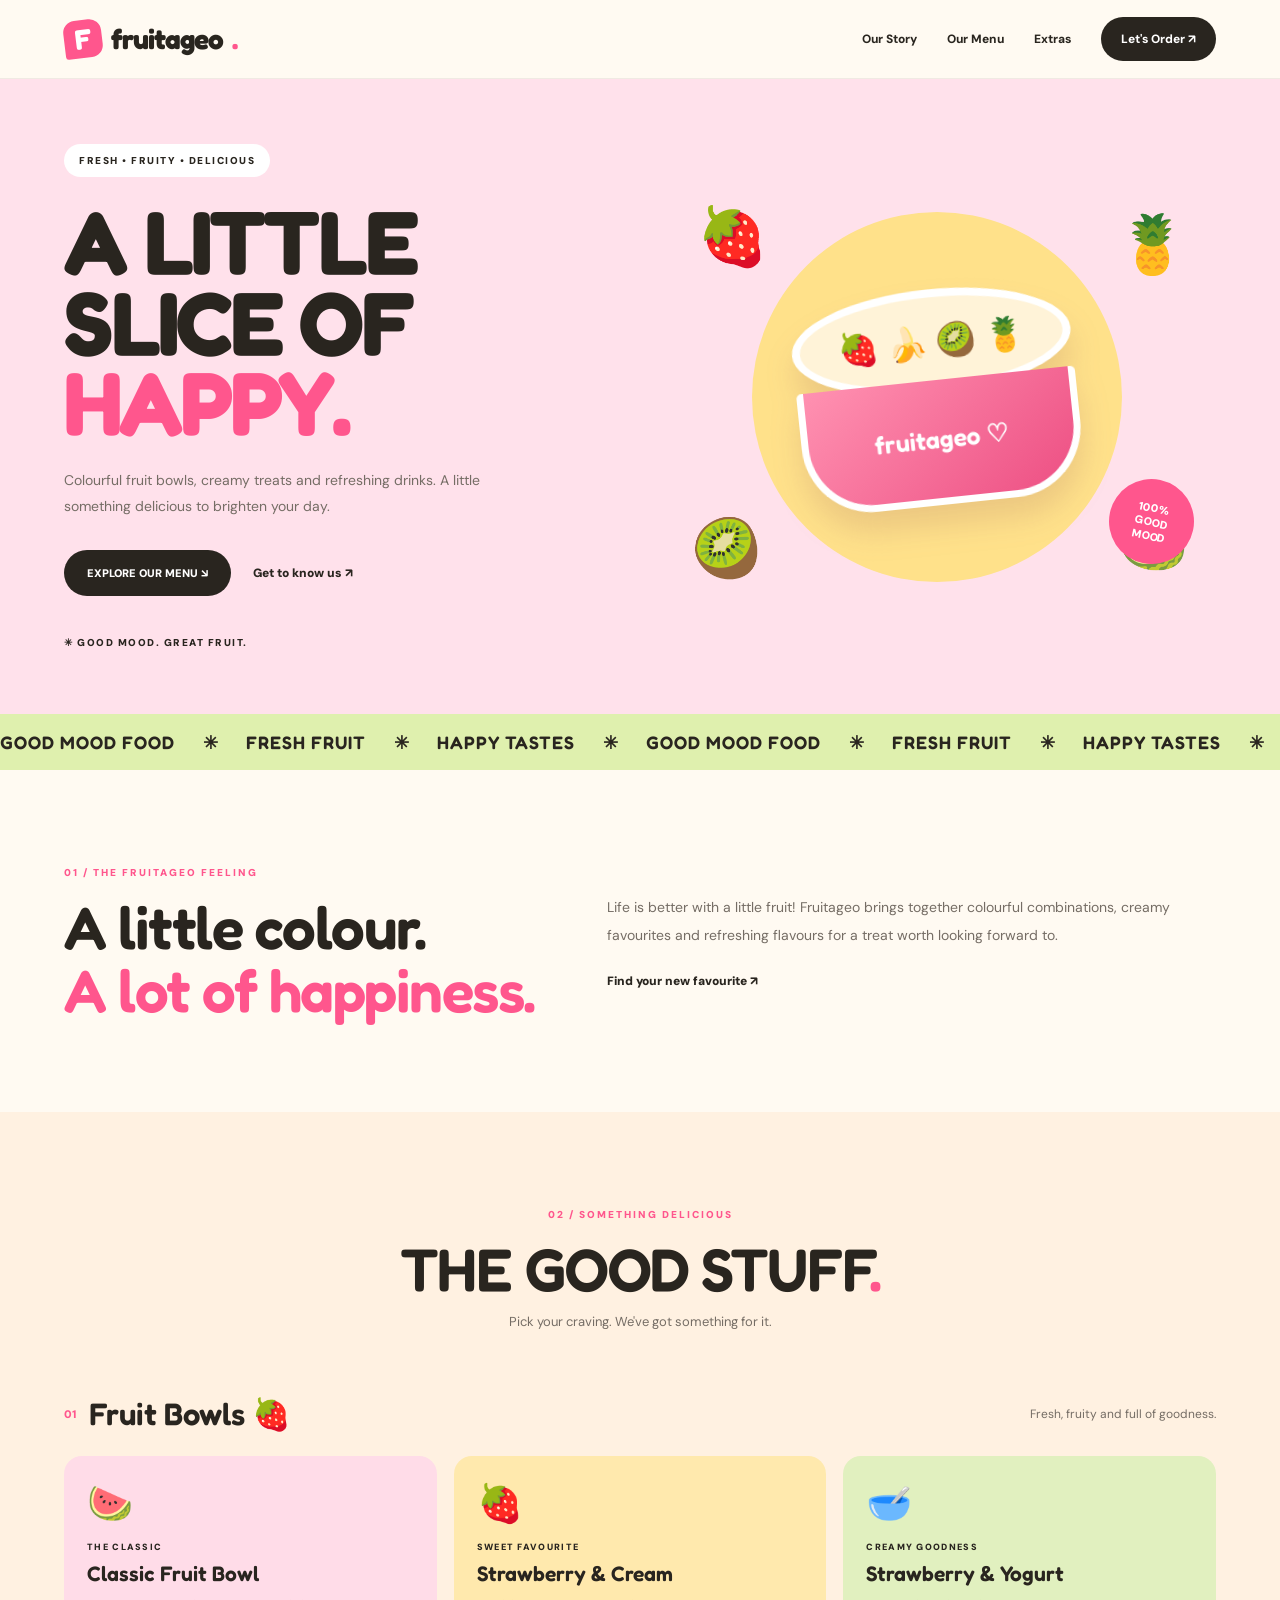
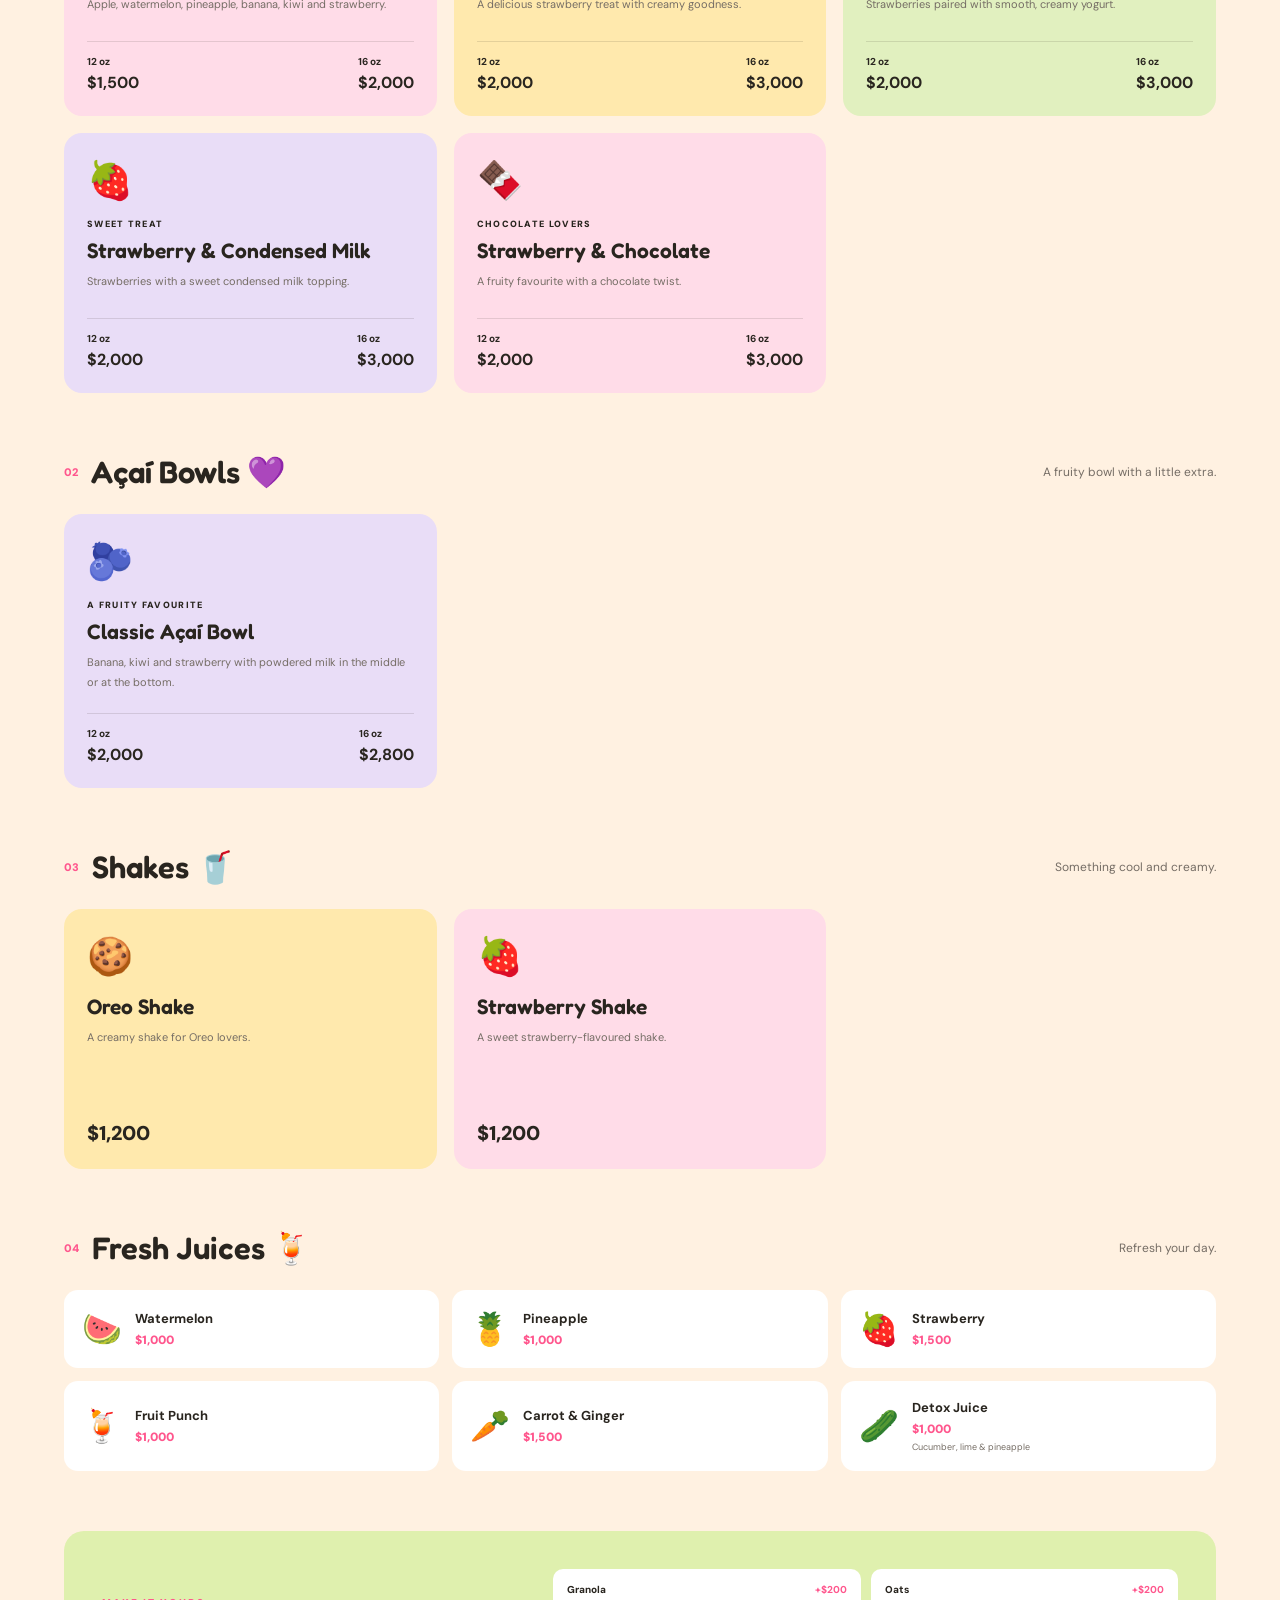
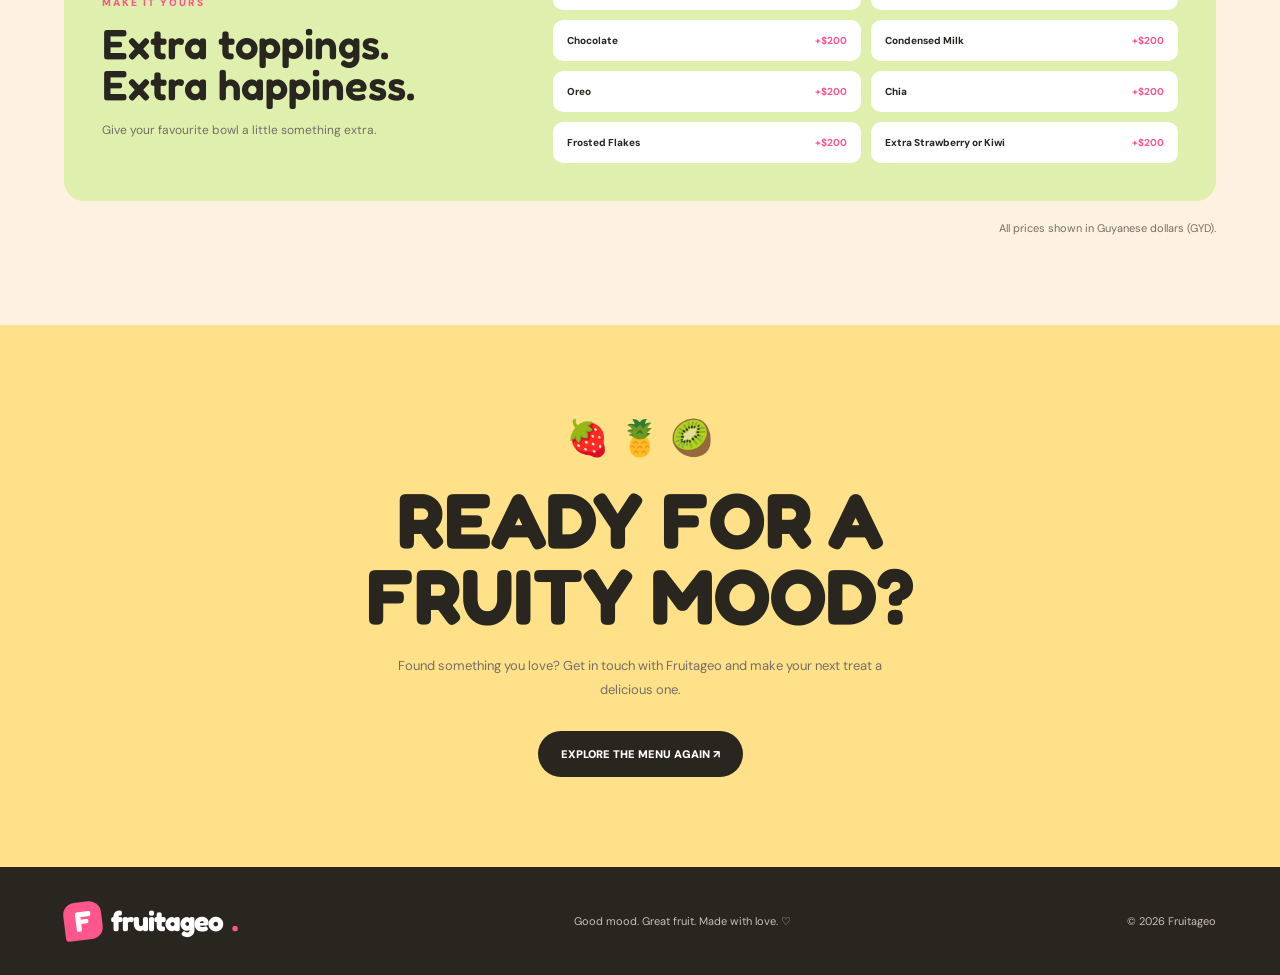
<file: index.html>
<!DOCTYPE html>
<html lang="en">
<head>
    <meta charset="UTF-8">
    <meta name="viewport" content="width=device-width, initial-scale=1.0">
    <meta name="description" content="Discover Fruitageo's delicious fruit bowls, acai bowls, shakes and fresh juices.">
    <title>Fruitageo | A Little Slice of Happy</title>

    <link rel="preconnect" href="https://fonts.googleapis.com">
    <link rel="preconnect" href="https://fonts.gstatic.com" crossorigin>
    <link href="https://fonts.googleapis.com/css2?family=DM+Sans:wght@400;500;600;700;800;900&family=Fredoka:wght@400;500;600;700&display=swap" rel="stylesheet">

    <link rel="stylesheet" href="style.css">
    <script src="script.js" defer></script>
</head>

<body>

    <header class="navbar">
        <div class="container nav-content">
            <a href="#" class="logo">
                <span class="logo-icon">F</span>
                fruitageo<span>.</span>
            </a>

            <button class="menu-toggle" id="menuToggle" aria-label="Toggle navigation" aria-expanded="false">
                ☰
            </button>

            <nav class="nav-links" id="navLinks">
                <a href="#about">Our Story</a>
                <a href="#menu">Our Menu</a>
                <a href="#extras">Extras</a>
                <a href="#contact" class="nav-order">Let's Order ↗</a>
            </nav>
        </div>
    </header>

    <main>

        <!-- HERO -->
        <section class="hero">
            <div class="container hero-grid">

                <div class="hero-content">
                    <span class="eyebrow">FRESH • FRUITY • DELICIOUS</span>

                    <h1>
                        A LITTLE<br>
                        SLICE OF<br>
                        <span>HAPPY.</span>
                    </h1>

                    <p>
                        Colourful fruit bowls, creamy treats and refreshing
                        drinks. A little something delicious to brighten your day.
                    </p>

                    <div class="hero-buttons">
                        <a href="#menu" class="btn btn-dark">EXPLORE OUR MENU ↘</a>
                        <a href="#about" class="text-link">Get to know us ↗</a>
                    </div>

                    <div class="hero-note">✳ GOOD MOOD. GREAT FRUIT.</div>
                </div>

                <div class="hero-visual">
                    <div class="hero-circle"></div>
                    <span class="floating-fruit fruit-one">🍓</span>
                    <span class="floating-fruit fruit-two">🍍</span>
                    <span class="floating-fruit fruit-three">🥝</span>
                    <span class="floating-fruit fruit-four">🍉</span>

                    <div class="fruit-bowl">
                        <div class="bowl-fruits">🍓 🍌 🥝 🍍</div>
                        <div class="bowl-front">
                            <span>fruitageo ♡</span>
                        </div>
                    </div>

                    <div class="fresh-sticker">100%<br>GOOD<br>MOOD</div>
                </div>

            </div>
        </section>

        <!-- MOVING STRIP -->
        <section class="ticker">
            <div class="ticker-track">
                <span>GOOD MOOD FOOD</span> ✳
                <span>FRESH FRUIT</span> ✳
                <span>HAPPY TASTES</span> ✳
                <span>GOOD MOOD FOOD</span> ✳
                <span>FRESH FRUIT</span> ✳
                <span>HAPPY TASTES</span> ✳
            </div>
        </section>

        <!-- ABOUT -->
        <section class="about section" id="about">
            <div class="container about-grid">
                <div>
                    <span class="section-label">01 / THE FRUITAGEO FEELING</span>
                    <h2>A little colour.<br><span>A lot of happiness.</span></h2>
                </div>

                <div class="about-copy">
                    <p>
                        Life is better with a little fruit! Fruitageo brings
                        together colourful combinations, creamy favourites
                        and refreshing flavours for a treat worth looking forward to.
                    </p>
                    <a href="#menu" class="text-link">Find your new favourite ↗</a>
                </div>
            </div>
        </section>

        <!-- MENU -->
        <section class="menu-section section" id="menu">
            <div class="container">

                <div class="section-heading">
                    <span class="section-label">02 / SOMETHING DELICIOUS</span>
                    <h2>THE GOOD STUFF<span>.</span></h2>
                    <p>Pick your craving. We've got something for it.</p>
                </div>

                <!-- FRUIT BOWLS -->
                <div class="menu-category">
                    <div class="category-heading">
                        <div>
                            <span class="category-number">01</span>
                            <h3>Fruit Bowls <span>🍓</span></h3>
                        </div>
                        <p>Fresh, fruity and full of goodness.</p>
                    </div>

                    <div class="product-grid">

                        <article class="product-card pink-card">
                            <div class="product-emoji">🍉</div>
                            <span class="product-tag">THE CLASSIC</span>
                            <h4>Classic Fruit Bowl</h4>
                            <p>Apple, watermelon, pineapple, banana, kiwi and strawberry.</p>
                            <div class="price-row">
                                <span>12 oz <strong>$1,500</strong></span>
                                <span>16 oz <strong>$2,000</strong></span>
                            </div>
                        </article>

                        <article class="product-card yellow-card">
                            <div class="product-emoji">🍓</div>
                            <span class="product-tag">SWEET FAVOURITE</span>
                            <h4>Strawberry & Cream</h4>
                            <p>A delicious strawberry treat with creamy goodness.</p>
                            <div class="price-row">
                                <span>12 oz <strong>$2,000</strong></span>
                                <span>16 oz <strong>$3,000</strong></span>
                            </div>
                        </article>

                        <article class="product-card green-card">
                            <div class="product-emoji">🥣</div>
                            <span class="product-tag">CREAMY GOODNESS</span>
                            <h4>Strawberry & Yogurt</h4>
                            <p>Strawberries paired with smooth, creamy yogurt.</p>
                            <div class="price-row">
                                <span>12 oz <strong>$2,000</strong></span>
                                <span>16 oz <strong>$3,000</strong></span>
                            </div>
                        </article>

                        <article class="product-card purple-card">
                            <div class="product-emoji">🍓</div>
                            <span class="product-tag">SWEET TREAT</span>
                            <h4>Strawberry & Condensed Milk</h4>
                            <p>Strawberries with a sweet condensed milk topping.</p>
                            <div class="price-row">
                                <span>12 oz <strong>$2,000</strong></span>
                                <span>16 oz <strong>$3,000</strong></span>
                            </div>
                        </article>

                        <article class="product-card pink-card">
                            <div class="product-emoji">🍫</div>
                            <span class="product-tag">CHOCOLATE LOVERS</span>
                            <h4>Strawberry & Chocolate</h4>
                            <p>A fruity favourite with a chocolate twist.</p>
                            <div class="price-row">
                                <span>12 oz <strong>$2,000</strong></span>
                                <span>16 oz <strong>$3,000</strong></span>
                            </div>
                        </article>

                    </div>
                </div>

                <!-- ACAI -->
                <div class="menu-category">
                    <div class="category-heading">
                        <div>
                            <span class="category-number">02</span>
                            <h3>Açaí Bowls <span>💜</span></h3>
                        </div>
                        <p>A fruity bowl with a little extra.</p>
                    </div>

                    <div class="product-grid">
                        <article class="product-card purple-card">
                            <div class="product-emoji">🫐</div>
                            <span class="product-tag">A FRUITY FAVOURITE</span>
                            <h4>Classic Açaí Bowl</h4>
                            <p>Banana, kiwi and strawberry with powdered milk in the middle or at the bottom.</p>
                            <div class="price-row">
                                <span>12 oz <strong>$2,000</strong></span>
                                <span>16 oz <strong>$2,800</strong></span>
                            </div>
                        </article>
                    </div>
                </div>

                <!-- SHAKES -->
                <div class="menu-category">
                    <div class="category-heading">
                        <div>
                            <span class="category-number">03</span>
                            <h3>Shakes <span>🥤</span></h3>
                        </div>
                        <p>Something cool and creamy.</p>
                    </div>

                    <div class="product-grid">
                        <article class="product-card yellow-card">
                            <div class="product-emoji">🍪</div>
                            <h4>Oreo Shake</h4>
                            <p>A creamy shake for Oreo lovers.</p>
                            <div class="single-price">$1,200</div>
                        </article>

                        <article class="product-card pink-card">
                            <div class="product-emoji">🍓</div>
                            <h4>Strawberry Shake</h4>
                            <p>A sweet strawberry-flavoured shake.</p>
                            <div class="single-price">$1,200</div>
                        </article>
                    </div>
                </div>

                <!-- JUICES -->
                <div class="menu-category">
                    <div class="category-heading">
                        <div>
                            <span class="category-number">04</span>
                            <h3>Fresh Juices <span>🍹</span></h3>
                        </div>
                        <p>Refresh your day.</p>
                    </div>

                    <div class="juice-grid">
                        <article class="juice-item">
                            <span>🍉</span>
                            <div><h4>Watermelon</h4><p>$1,000</p></div>
                        </article>

                        <article class="juice-item">
                            <span>🍍</span>
                            <div><h4>Pineapple</h4><p>$1,000</p></div>
                        </article>

                        <article class="juice-item">
                            <span>🍓</span>
                            <div><h4>Strawberry</h4><p>$1,500</p></div>
                        </article>

                        <article class="juice-item">
                            <span>🍹</span>
                            <div><h4>Fruit Punch</h4><p>$1,000</p></div>
                        </article>

                        <article class="juice-item">
                            <span>🥕</span>
                            <div><h4>Carrot & Ginger</h4><p>$1,500</p></div>
                        </article>

                        <article class="juice-item">
                            <span>🥒</span>
                            <div><h4>Detox Juice</h4><p>$1,000</p><small>Cucumber, lime & pineapple</small></div>
                        </article>
                    </div>
                </div>

                <!-- EXTRAS -->
                <div class="extras-box" id="extras">
                    <div>
                        <span class="section-label">MAKE IT YOURS</span>
                        <h3>Extra toppings.<br>Extra happiness.</h3>
                        <p>Give your favourite bowl a little something extra.</p>
                    </div>

                    <div class="extras-list">
                        <div class="extra-item"><span>Granola</span><strong>+$200</strong></div>
                        <div class="extra-item"><span>Oats</span><strong>+$200</strong></div>
                        <div class="extra-item"><span>Chocolate</span><strong>+$200</strong></div>
                        <div class="extra-item"><span>Condensed Milk</span><strong>+$200</strong></div>
                        <div class="extra-item"><span>Oreo</span><strong>+$200</strong></div>
                        <div class="extra-item"><span>Chia</span><strong>+$200</strong></div>
                        <div class="extra-item"><span>Frosted Flakes</span><strong>+$200</strong></div>
                        <div class="extra-item"><span>Extra Strawberry or Kiwi</span><strong>+$200</strong></div>
                    </div>
                </div>

                <p class="price-note">All prices shown in Guyanese dollars (GYD).</p>

            </div>
        </section>

        <!-- ORDER -->
        <section class="order-section" id="contact">
            <div class="container">
                <span>🍓 🍍 🥝</span>
                <h2>READY FOR A<br>FRUITY MOOD?</h2>
                <p>
                    Found something you love? Get in touch with Fruitageo
                    and make your next treat a delicious one.
                </p>
                <a href="#menu" class="btn btn-dark">EXPLORE THE MENU AGAIN ↗</a>
            </div>
        </section>

    </main>

    <footer>
        <div class="container footer-content">
            <a href="#" class="logo">
                <span class="logo-icon">F</span>
                fruitageo<span>.</span>
            </a>

            <p>Good mood. Great fruit. Made with love. ♡</p>
            <span>© 2026 Fruitageo</span>
        </div>
    </footer>

</body>
</html>
</file>
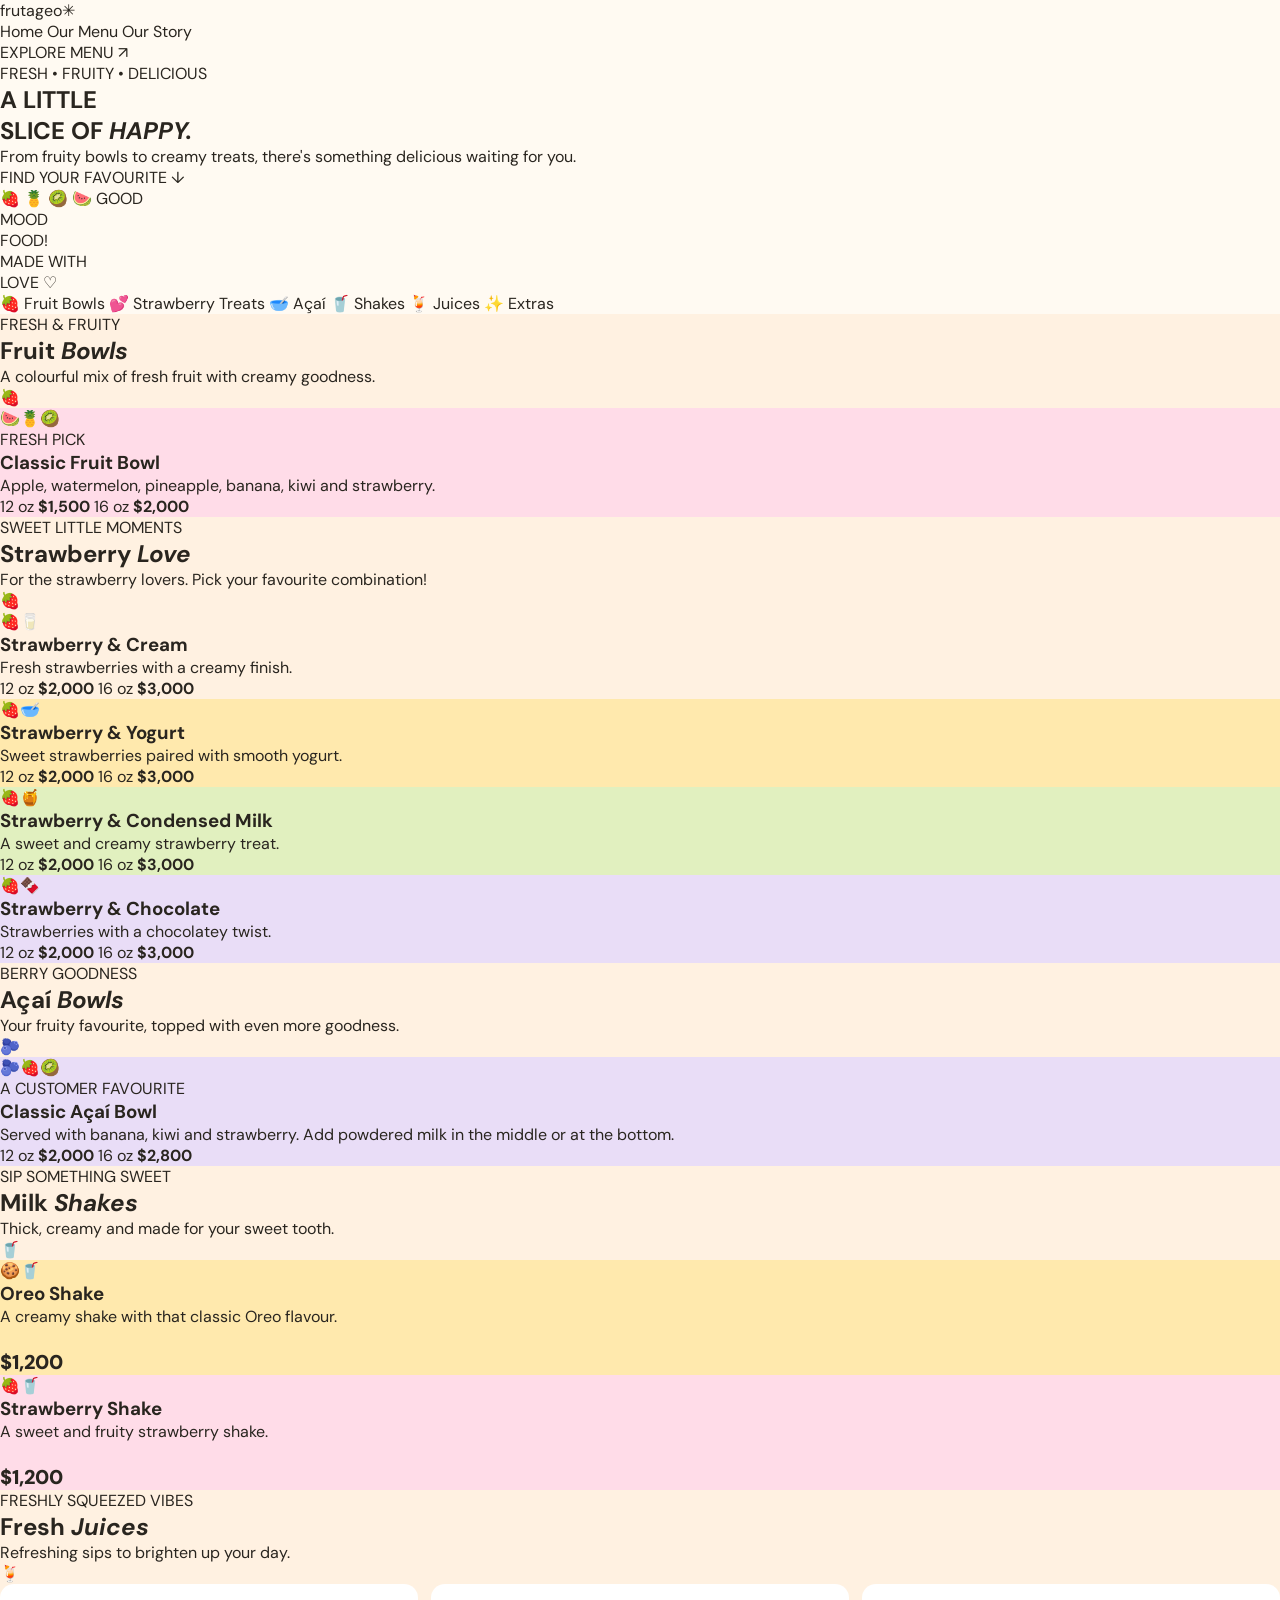
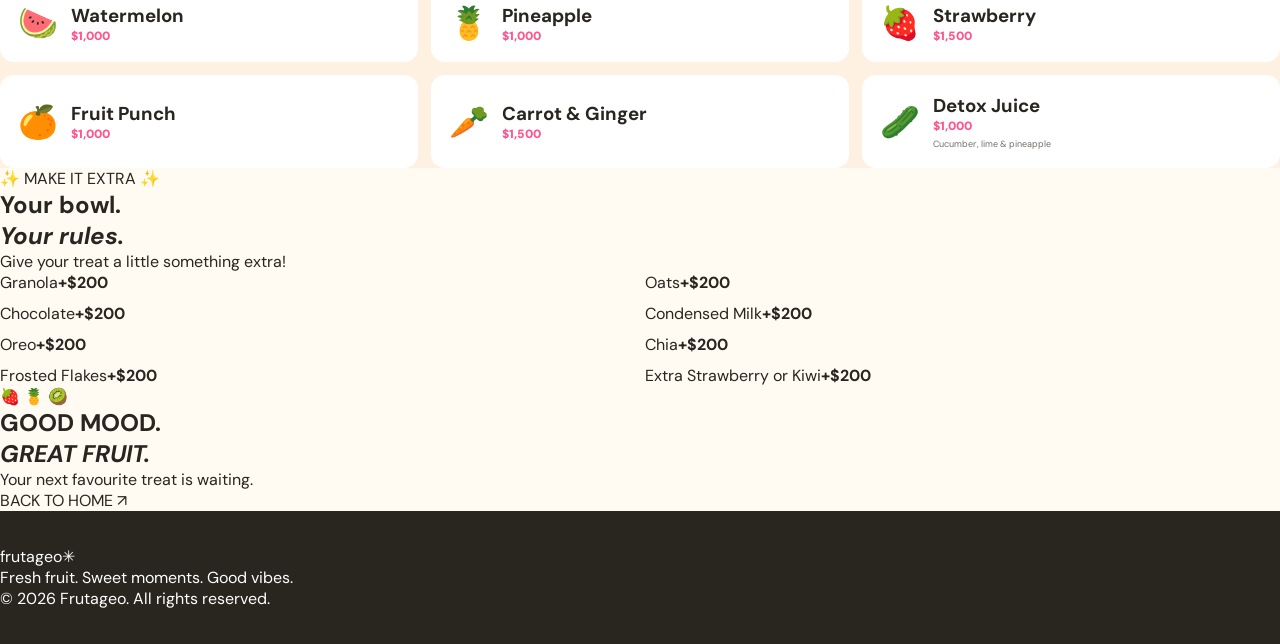
<file: menu.html>
<!DOCTYPE html>
<html lang="en">
<head>
  <meta charset="UTF-8">
  <meta name="viewport" content="width=device-width, initial-scale=1.0">
  <title>Our Menu | Frutageo</title>
  <link rel="stylesheet" href="style.css">
  <link rel="preconnect" href="https://fonts.googleapis.com">
  <link rel="preconnect" href="https://fonts.gstatic.com" crossorigin>
  <link href="https://fonts.googleapis.com/css2?family=DM+Sans:wght@400;500;600;700;800;900&family=Playfair+Display:ital,wght@1,600;1,700&display=swap" rel="stylesheet">
</head>

<body class="menu-page">

  <header class="menu-header">
    <a href="index.html" class="menu-logo">frutageo<span>✳</span></a>

    <nav>
      <a href="index.html">Home</a>
      <a href="menu.html" class="active">Our Menu</a>
      <a href="index.html#about">Our Story</a>
    </nav>

    <a href="#menu" class="menu-header-btn">EXPLORE MENU ↗</a>
  </header>

  <main>

    <!-- MENU HERO -->
    <section class="menu-hero">
      <div class="menu-hero-content">
        <span class="menu-eyebrow">FRESH • FRUITY • DELICIOUS</span>
        <h1>A LITTLE<br>SLICE OF <em>HAPPY.</em></h1>
        <p>From fruity bowls to creamy treats, there's something delicious waiting for you.</p>
        <a href="#menu" class="menu-hero-btn">FIND YOUR FAVOURITE ↓</a>
      </div>

      <div class="menu-hero-art">
        <div class="menu-fruit-circle">
          <span class="fruit-emoji fruit-one">🍓</span>
          <span class="fruit-emoji fruit-two">🍍</span>
          <span class="fruit-emoji fruit-three">🥝</span>
          <span class="fruit-emoji fruit-four">🍉</span>
          <span class="fruit-center">GOOD<br>MOOD<br>FOOD!</span>
        </div>
        <div class="menu-sticker">MADE WITH<br>LOVE ♡</div>
      </div>
    </section>

    <!-- CATEGORY NAVIGATION -->
    <div class="menu-categories">
      <a href="#bowls">🍓 Fruit Bowls</a>
      <a href="#strawberry">💕 Strawberry Treats</a>
      <a href="#acai">🥣 Açaí</a>
      <a href="#shakes">🥤 Shakes</a>
      <a href="#juices">🍹 Juices</a>
      <a href="#extras">✨ Extras</a>
    </div>

    <section class="menu-content" id="menu">

      <!-- FRUIT BOWLS -->
      <section class="menu-section" id="bowls">
        <div class="menu-section-heading">
          <div>
            <span class="menu-label">FRESH & FRUITY</span>
            <h2>Fruit <em>Bowls</em></h2>
            <p>A colourful mix of fresh fruit with creamy goodness.</p>
          </div>
          <span class="section-emoji">🍓</span>
        </div>

        <div class="menu-card-grid">
          <article class="food-card pink-card">
            <div class="food-card-emoji">🍉🍍🥝</div>
            <span class="food-tag">FRESH PICK</span>
            <h3>Classic Fruit Bowl</h3>
            <p>Apple, watermelon, pineapple, banana, kiwi and strawberry.</p>
            <div class="food-prices">
              <span>12 oz <strong>$1,500</strong></span>
              <span>16 oz <strong>$2,000</strong></span>
            </div>
          </article>
        </div>
      </section>

      <!-- STRAWBERRY TREATS -->
      <section class="menu-section" id="strawberry">
        <div class="menu-section-heading">
          <div>
            <span class="menu-label">SWEET LITTLE MOMENTS</span>
            <h2>Strawberry <em>Love</em></h2>
            <p>For the strawberry lovers. Pick your favourite combination!</p>
          </div>
          <span class="section-emoji">🍓</span>
        </div>

        <div class="menu-card-grid four-cards">
          <article class="food-card strawberry-card">
            <div class="food-card-emoji">🍓🥛</div>
            <h3>Strawberry & Cream</h3>
            <p>Fresh strawberries with a creamy finish.</p>
            <div class="food-prices">
              <span>12 oz <strong>$2,000</strong></span>
              <span>16 oz <strong>$3,000</strong></span>
            </div>
          </article>

          <article class="food-card yellow-card">
            <div class="food-card-emoji">🍓🥣</div>
            <h3>Strawberry & Yogurt</h3>
            <p>Sweet strawberries paired with smooth yogurt.</p>
            <div class="food-prices">
              <span>12 oz <strong>$2,000</strong></span>
              <span>16 oz <strong>$3,000</strong></span>
            </div>
          </article>

          <article class="food-card green-card">
            <div class="food-card-emoji">🍓🍯</div>
            <h3>Strawberry & Condensed Milk</h3>
            <p>A sweet and creamy strawberry treat.</p>
            <div class="food-prices">
              <span>12 oz <strong>$2,000</strong></span>
              <span>16 oz <strong>$3,000</strong></span>
            </div>
          </article>

          <article class="food-card purple-card">
            <div class="food-card-emoji">🍓🍫</div>
            <h3>Strawberry & Chocolate</h3>
            <p>Strawberries with a chocolatey twist.</p>
            <div class="food-prices">
              <span>12 oz <strong>$2,000</strong></span>
              <span>16 oz <strong>$3,000</strong></span>
            </div>
          </article>
        </div>
      </section>

      <!-- ACAI -->
      <section class="menu-section" id="acai">
        <div class="menu-section-heading">
          <div>
            <span class="menu-label">BERRY GOODNESS</span>
            <h2>Açaí <em>Bowls</em></h2>
            <p>Your fruity favourite, topped with even more goodness.</p>
          </div>
          <span class="section-emoji">🫐</span>
        </div>

        <div class="menu-card-grid">
          <article class="food-card purple-card">
            <div class="food-card-emoji">🫐🍓🥝</div>
            <span class="food-tag">A CUSTOMER FAVOURITE</span>
            <h3>Classic Açaí Bowl</h3>
            <p>Served with banana, kiwi and strawberry. Add powdered milk in the middle or at the bottom.</p>
            <div class="food-prices">
              <span>12 oz <strong>$2,000</strong></span>
              <span>16 oz <strong>$2,800</strong></span>
            </div>
          </article>
        </div>
      </section>

      <!-- SHAKES -->
      <section class="menu-section" id="shakes">
        <div class="menu-section-heading">
          <div>
            <span class="menu-label">SIP SOMETHING SWEET</span>
            <h2>Milk <em>Shakes</em></h2>
            <p>Thick, creamy and made for your sweet tooth.</p>
          </div>
          <span class="section-emoji">🥤</span>
        </div>

        <div class="menu-card-grid two-cards">
          <article class="food-card yellow-card">
            <div class="food-card-emoji">🍪🥤</div>
            <h3>Oreo Shake</h3>
            <p>A creamy shake with that classic Oreo flavour.</p>
            <div class="single-price">$1,200</div>
          </article>

          <article class="food-card pink-card">
            <div class="food-card-emoji">🍓🥤</div>
            <h3>Strawberry Shake</h3>
            <p>A sweet and fruity strawberry shake.</p>
            <div class="single-price">$1,200</div>
          </article>
        </div>
      </section>

      <!-- JUICES -->
      <section class="menu-section" id="juices">
        <div class="menu-section-heading">
          <div>
            <span class="menu-label">FRESHLY SQUEEZED VIBES</span>
            <h2>Fresh <em>Juices</em></h2>
            <p>Refreshing sips to brighten up your day.</p>
          </div>
          <span class="section-emoji">🍹</span>
        </div>

        <div class="juice-grid">
          <article class="juice-item">
            <span>🍉</span>
            <div><h3>Watermelon</h3><p>$1,000</p></div>
          </article>
          <article class="juice-item">
            <span>🍍</span>
            <div><h3>Pineapple</h3><p>$1,000</p></div>
          </article>
          <article class="juice-item">
            <span>🍓</span>
            <div><h3>Strawberry</h3><p>$1,500</p></div>
          </article>
          <article class="juice-item">
            <span>🍊</span>
            <div><h3>Fruit Punch</h3><p>$1,000</p></div>
          </article>
          <article class="juice-item">
            <span>🥕</span>
            <div><h3>Carrot & Ginger</h3><p>$1,500</p></div>
          </article>
          <article class="juice-item">
            <span>🥒</span>
            <div><h3>Detox Juice</h3><p>$1,000</p><small>Cucumber, lime & pineapple</small></div>
          </article>
        </div>
      </section>

      <!-- EXTRAS -->
      <section class="extras-section" id="extras">
        <div class="extras-heading">
          <span>✨ MAKE IT EXTRA ✨</span>
          <h2>Your bowl.<br><em>Your rules.</em></h2>
          <p>Give your treat a little something extra!</p>
        </div>

        <div class="extras-list">
          <div><span>Granola</span><strong>+$200</strong></div>
          <div><span>Oats</span><strong>+$200</strong></div>
          <div><span>Chocolate</span><strong>+$200</strong></div>
          <div><span>Condensed Milk</span><strong>+$200</strong></div>
          <div><span>Oreo</span><strong>+$200</strong></div>
          <div><span>Chia</span><strong>+$200</strong></div>
          <div><span>Frosted Flakes</span><strong>+$200</strong></div>
          <div><span>Extra Strawberry or Kiwi</span><strong>+$200</strong></div>
        </div>
      </section>

    </section>

    <!-- BOTTOM CTA -->
    <section class="menu-bottom-cta">
      <span>🍓 🍍 🥝</span>
      <h2>GOOD MOOD.<br><em>GREAT FRUIT.</em></h2>
      <p>Your next favourite treat is waiting.</p>
      <a href="index.html">BACK TO HOME ↗</a>
    </section>

  </main>

  <footer class="menu-footer">
    <a href="index.html" class="menu-logo">frutageo<span>✳</span></a>
    <p>Fresh fruit. Sweet moments. Good vibes.</p>
    <span>© 2026 Frutageo. All rights reserved.</span>
  </footer>

</body>
</html>
</file>
<file: style.css>
:root {
    --pink: #ff568d;
    --pink-light: #ffe1eb;
    --green: #dff0ae;
    --yellow: #ffe18a;
    --cream: #fffaf2;
    --dark: #29251f;
    --muted: #756d65;
}

* {
    margin: 0;
    padding: 0;
    box-sizing: border-box;
}

html {
    scroll-behavior: smooth;
    scroll-padding-top: 90px;
}

body {
    background: var(--cream);
    color: var(--dark);
    font-family: "DM Sans", sans-serif;
    overflow-x: hidden;
}

a {
    color: inherit;
    text-decoration: none;
}

button {
    font: inherit;
}

.container {
    width: min(1160px, 90%);
    margin: auto;
}

.section {
    padding: 90px 0;
}

/* NAVIGATION */

.navbar {
    position: sticky;
    top: 0;
    z-index: 100;
    background: var(--cream);
    border-bottom: 1px solid #29251f12;
}

.nav-content {
    min-height: 78px;
    display: flex;
    align-items: center;
    justify-content: space-between;
}

.logo {
    display: flex;
    align-items: center;
    gap: 9px;
    font: 700 28px "Fredoka", sans-serif;
    letter-spacing: -1px;
}

.logo > span:last-child {
    color: var(--pink);
}

.logo-icon {
    width: 38px;
    height: 38px;
    display: grid;
    place-items: center;
    background: var(--pink);
    color: white;
    border-radius: 12px 12px 12px 3px;
    transform: rotate(-7deg);
}

.nav-links {
    display: flex;
    align-items: center;
    gap: 30px;
}

.nav-links a {
    font-size: 12px;
    font-weight: 800;
    transition: color .2s;
}

.nav-links a:hover {
    color: var(--pink);
}

.nav-order {
    background: var(--dark);
    color: white !important;
    padding: 14px 20px;
    border-radius: 50px;
}

.nav-order:hover {
    background: var(--pink);
}

.menu-toggle {
    display: none;
    background: none;
    border: none;
    font-size: 25px;
    cursor: pointer;
}

/* HERO */

.hero {
    background: var(--pink-light);
    padding: 65px 0;
    overflow: hidden;
}

.hero-grid {
    display: grid;
    grid-template-columns: 1fr 1fr;
    align-items: center;
    gap: 35px;
}

.eyebrow {
    display: inline-block;
    padding: 10px 15px;
    background: white;
    border-radius: 50px;
    font-size: 10px;
    font-weight: 900;
    letter-spacing: 1.5px;
}

.hero h1 {
    margin: 24px 0;
    font: 700 clamp(60px, 7vw, 92px)/.9 "Fredoka", sans-serif;
    letter-spacing: -3px;
}

.hero h1 span {
    color: var(--pink);
}

.hero-content > p {
    max-width: 440px;
    color: var(--muted);
    font-size: 14px;
    line-height: 1.9;
}

.hero-buttons {
    display: flex;
    align-items: center;
    flex-wrap: wrap;
    gap: 22px;
    margin-top: 30px;
}

.btn {
    display: inline-block;
    padding: 16px 23px;
    border-radius: 50px;
    font-size: 11px;
    font-weight: 900;
    transition: .25s;
}

.btn-dark {
    background: var(--dark);
    color: white;
}

.btn-dark:hover {
    background: var(--pink);
    transform: translateY(-3px);
}

.text-link {
    font-size: 12px;
    font-weight: 900;
}

.text-link:hover {
    color: var(--pink);
}

.hero-note {
    margin-top: 40px;
    font-size: 10px;
    font-weight: 900;
    letter-spacing: 1.5px;
}

/* HERO ART */

.hero-visual {
    min-height: 440px;
    position: relative;
    display: grid;
    place-items: center;
}

.hero-circle {
    width: min(370px, 85%);
    aspect-ratio: 1;
    background: var(--yellow);
    border-radius: 50%;
}

.fruit-bowl {
    position: absolute;
    z-index: 2;
    width: 280px;
    filter: drop-shadow(0 20px 15px #8c46502a);
    transform: rotate(-6deg);
}

.bowl-fruits {
    height: 105px;
    display: flex;
    align-items: center;
    justify-content: space-evenly;
    background: #fff3d8;
    border: 8px solid white;
    border-radius: 50%;
    font-size: 33px;
}

.bowl-front {
    height: 125px;
    margin-top: -14px;
    display: grid;
    place-items: center;
    background: linear-gradient(140deg, #ff91b1, #ed4f83);
    border: 7px solid white;
    border-top: 0;
    border-radius: 5px 5px 70px 70px;
    color: white;
    font: 600 25px "Fredoka", sans-serif;
}

.floating-fruit {
    position: absolute;
    z-index: 3;
    font-size: 57px;
    animation: float 4s ease-in-out infinite;
}

.fruit-one {
    top: 5%;
    left: 7%;
}

.fruit-two {
    top: 7%;
    right: 5%;
    animation-delay: .7s;
}

.fruit-three {
    bottom: 7%;
    left: 6%;
    animation-delay: 1.2s;
}

.fruit-four {
    bottom: 8%;
    right: 5%;
    animation-delay: .4s;
}

.fresh-sticker {
    position: absolute;
    z-index: 4;
    bottom: 12%;
    right: 4%;
    width: 85px;
    height: 85px;
    display: grid;
    place-items: center;
    background: var(--pink);
    color: white;
    border-radius: 50%;
    text-align: center;
    font-size: 11px;
    font-weight: 900;
    transform: rotate(12deg);
}

@keyframes float {
    0%, 100% {
        transform: translateY(0) rotate(-7deg);
    }
    50% {
        transform: translateY(-13px) rotate(8deg);
    }
}

/* TICKER */

.ticker {
    overflow: hidden;
    padding: 17px 0;
    background: var(--green);
}

.ticker-track {
    width: max-content;
    display: flex;
    align-items: center;
    gap: 28px;
    font: 600 18px "Fredoka", sans-serif;
    animation: ticker 24s linear infinite;
}

.ticker-track span {
    letter-spacing: 1px;
}

@keyframes ticker {
    to {
        transform: translateX(-50%);
    }
}

/* ABOUT */

.about-grid {
    display: grid;
    grid-template-columns: .9fr 1.1fr;
    gap: 45px;
    align-items: center;
}

.section-label {
    color: var(--pink);
    font-size: 10px;
    font-weight: 900;
    letter-spacing: 2px;
}

.about h2,
.section-heading h2 {
    margin-top: 15px;
    font: 600 clamp(40px, 5vw, 60px)/1.05 "Fredoka", sans-serif;
    letter-spacing: -1.5px;
}

.about h2 span,
.section-heading h2 span {
    color: var(--pink);
}

.about-copy p {
    margin-bottom: 20px;
    color: var(--muted);
    font-size: 14px;
    line-height: 2;
}

/* MENU */

.menu-section {
    background: #fff1e1;
}

.section-heading {
    margin-bottom: 65px;
    text-align: center;
}

.section-heading > p {
    margin-top: 12px;
    color: var(--muted);
    font-size: 13px;
}

.menu-category {
    margin-bottom: 60px;
}

.category-heading {
    display: flex;
    align-items: center;
    justify-content: space-between;
    gap: 20px;
    margin-bottom: 23px;
}

.category-heading > div {
    display: flex;
    align-items: center;
    gap: 13px;
}

.category-heading h3 {
    font: 600 31px "Fredoka", sans-serif;
}

.category-heading h3 span {
    color: var(--pink);
}

.category-heading > p {
    color: var(--muted);
    font-size: 12px;
}

.category-number {
    color: var(--pink);
    font-size: 11px;
    font-weight: 900;
}

.product-grid {
    display: grid;
    grid-template-columns: repeat(3, minmax(0, 1fr));
    gap: 17px;
}

.product-card {
    min-width: 0;
    min-height: 260px;
    padding: 23px;
    display: flex;
    flex-direction: column;
    border-radius: 18px;
    transition: transform .25s, box-shadow .25s;
}

.product-card:hover {
    transform: translateY(-6px);
    box-shadow: 0 15px 30px #00000012;
}

.pink-card {
    background: #ffdce8;
}

.yellow-card {
    background: #ffe9ad;
}

.green-card {
    background: #e1f0bf;
}

.purple-card {
    background: #e9ddf7;
}

.product-emoji {
    margin-bottom: 14px;
    font-size: 37px;
}

.product-tag {
    margin-bottom: 8px;
    font-size: 9px;
    font-weight: 900;
    letter-spacing: 1.3px;
}

.product-card h4 {
    margin-bottom: 9px;
    font: 600 21px "Fredoka", sans-serif;
}

.product-card p {
    flex: 1;
    color: var(--muted);
    font-size: 11px;
    line-height: 1.8;
}

.price-row {
    display: flex;
    justify-content: space-between;
    gap: 10px;
    margin-top: 20px;
    padding-top: 13px;
    border-top: 1px solid #29251f20;
}

.price-row span {
    font-size: 10px;
    font-weight: 700;
}

.price-row strong {
    display: block;
    margin-top: 4px;
    font-size: 16px;
}

.single-price {
    margin-top: 22px;
    font-size: 20px;
    font-weight: 900;
}

/* JUICES */

.juice-grid {
    display: grid;
    grid-template-columns: repeat(3, minmax(0, 1fr));
    gap: 13px;
}

.juice-item {
    min-width: 0;
    padding: 18px;
    display: flex;
    align-items: center;
    gap: 13px;
    background: white;
    border-radius: 14px;
    transition: transform .2s;
}

.juice-item:hover {
    transform: translateY(-4px);
}

.juice-item > span {
    font-size: 32px;
}

.juice-item h4 {
    margin-bottom: 5px;
    font-size: 13px;
}

.juice-item p {
    color: var(--pink);
    font-size: 12px;
    font-weight: 900;
}

.juice-item small {
    display: block;
    margin-top: 4px;
    color: var(--muted);
    font-size: 9px;
}

/* EXTRAS */

.extras-box {
    display: grid;
    grid-template-columns: .8fr 1.2fr;
    align-items: center;
    gap: 35px;
    padding: 38px;
    background: var(--green);
    border-radius: 20px;
}

.extras-box h3 {
    margin-top: 12px;
    font: 600 42px/.98 "Fredoka", sans-serif;
}

.extras-box > div:first-child p {
    margin-top: 15px;
    color: var(--muted);
    font-size: 12px;
    line-height: 1.8;
}

.extras-list {
    display: grid;
    grid-template-columns: repeat(2, minmax(0, 1fr));
    gap: 10px;
}

.extra-item {
    display: flex;
    justify-content: space-between;
    gap: 8px;
    padding: 14px;
    background: white;
    border-radius: 10px;
    font-size: 10px;
    font-weight: 800;
}

.extra-item strong {
    color: var(--pink);
    white-space: nowrap;
}

.price-note {
    margin-top: 20px;
    color: var(--muted);
    font-size: 11px;
    text-align: right;
}

/* ORDER SECTION */

.order-section {
    padding: 90px 0;
    background: var(--yellow);
    text-align: center;
}

.order-section > div > span {
    font-size: 35px;
}

.order-section h2 {
    margin: 20px 0;
    font: 700 clamp(45px, 7vw, 78px)/.98 "Fredoka", sans-serif;
}

.order-section p {
    max-width: 490px;
    margin: auto;
    color: var(--muted);
    font-size: 13px;
    line-height: 1.9;
}

.order-section .btn {
    margin-top: 28px;
}

/* FOOTER */

footer {
    padding: 35px 0;
    background: var(--dark);
    color: white;
}

.footer-content {
    display: flex;
    align-items: center;
    justify-content: space-between;
    flex-wrap: wrap;
    gap: 20px;
}

.footer-content p,
.footer-content > span {
    color: #c9c0b7;
    font-size: 11px;
}

/* RESPONSIVE */

@media (max-width: 850px) {
    .hero-grid {
        grid-template-columns: 1fr;
    }

    .hero-content {
        text-align: center;
    }

    .hero-content > p {
        margin: auto;
    }

    .hero-buttons {
        justify-content: center;
    }

    .hero-visual {
        min-height: 370px;
    }

    .about-grid {
        grid-template-columns: 1fr;
        gap: 20px;
    }

    .product-grid,
    .juice-grid {
        grid-template-columns: repeat(2, minmax(0, 1fr));
    }

    .extras-box {
        grid-template-columns: 1fr;
    }
}

@media (max-width: 600px) {
    .section {
        padding: 65px 0;
    }

    .nav-content {
        min-height: 70px;
    }

    .logo {
        font-size: 24px;
    }

    .menu-toggle {
        display: block;
    }

    .nav-links {
        position: absolute;
        top: 70px;
        left: 0;
        right: 0;
        display: none;
        flex-direction: column;
        align-items: stretch;
        gap: 0;
        padding: 12px 5% 20px;
        background: var(--cream);
        border-bottom: 1px solid #29251f15;
    }

    .nav-links.active {
        display: flex;
    }

    .nav-links a {
        padding: 14px 0;
        font-size: 12px;
    }

    .nav-links .nav-order {
        margin-top: 7px;
        padding: 13px 17px;
        text-align: center;
    }

    .hero {
        padding: 48px 0 30px;
    }

    .hero h1 {
        font-size: 62px;
    }

    .hero-visual {
        min-height: 300px;
    }

    .hero-circle {
        width: 260px;
    }

    .fruit-bowl {
        width: 215px;
    }

    .bowl-fruits {
        height: 80px;
        font-size: 25px;
    }

    .bowl-front {
        height: 100px;
        font-size: 21px;
    }

    .floating-fruit {
        font-size: 40px;
    }

    .fresh-sticker {
        width: 68px;
        height: 68px;
        font-size: 9px;
    }

    .category-heading {
        align-items: flex-start;
        flex-direction: column;
    }

    .category-heading h3 {
        font-size: 27px;
    }

    .product-grid,
    .juice-grid {
        grid-template-columns: 1fr;
    }

    .product-card {
        min-height: 220px;
    }

    .extras-box {
        padding: 25px 18px;
    }

    .extras-box h3 {
        font-size: 36px;
    }

    .extras-list {
        grid-template-columns: 1fr;
    }

    .footer-content {
        flex-direction: column;
        text-align: center;
    }
}

@media (prefers-reduced-motion: reduce) {
    *,
    *::before,
    *::after {
        animation-duration: .01ms !important;
        transition-duration: .01ms !important;
        scroll-behavior: auto !important;
    }
}

/* PRODUCT REVEAL */

.reveal {
    opacity: 0;
    transform: translateY(20px);
    transition: opacity .6s ease, transform .6s ease;
}

.reveal.visible {
    opacity: 1;
    transform: translateY(0);
}
</file>
